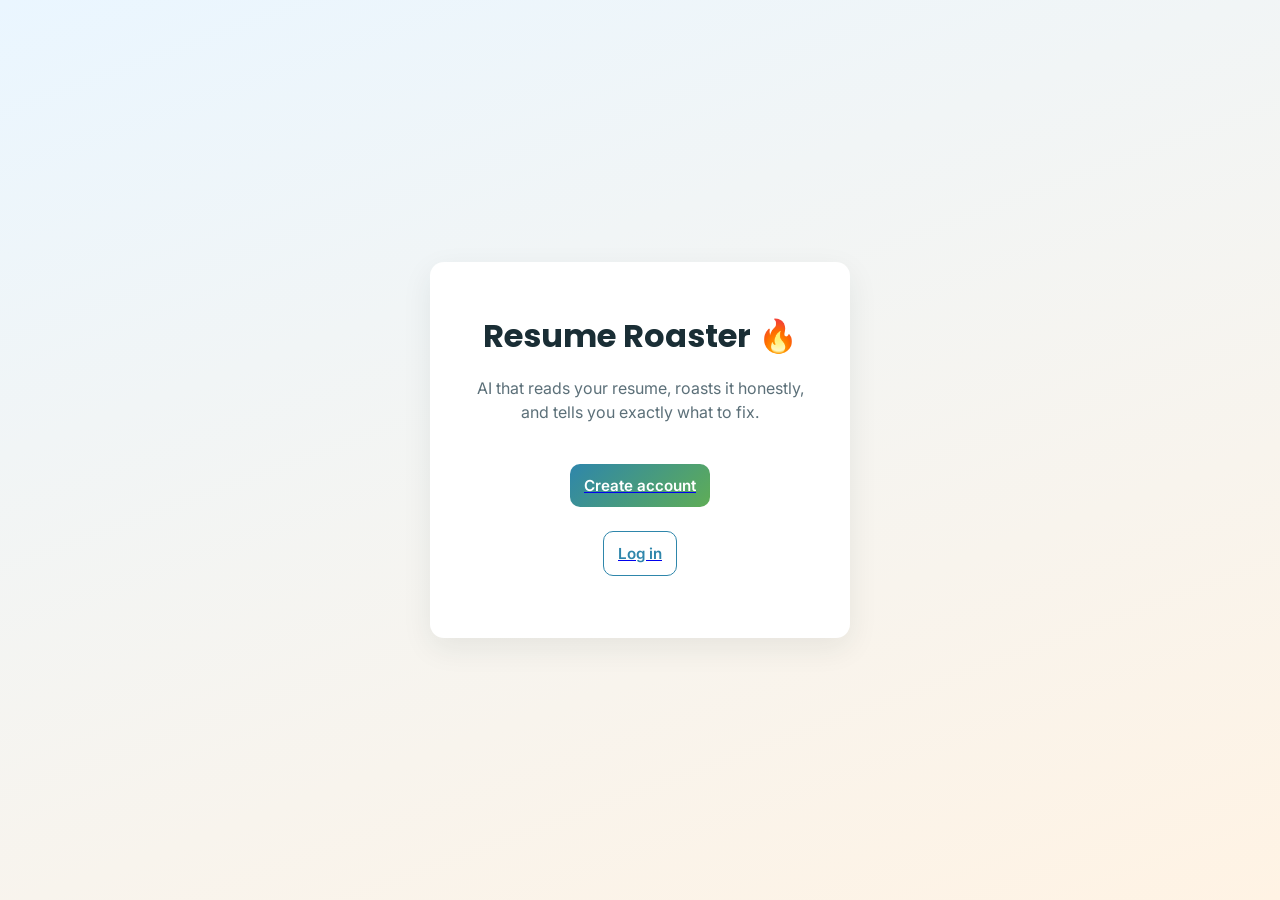
<file: frontend/index.html>
<!DOCTYPE html>
<html>
<head>
    <title>Resume Roaster 🔥</title>
    <meta name="viewport" content="width=device-width, initial-scale=1">
    <link rel="preconnect" href="https://fonts.googleapis.com">
    <link href="https://fonts.googleapis.com/css2?family=Poppins:wght@600;700;800&family=Inter:wght@400;500;600&display=swap" rel="stylesheet">
    <link rel="stylesheet" href="style.css">
</head>

<body class="landing-body">

<div class="landing-card">

    <h1>Resume Roaster <span class="flame">🔥</span></h1>

    <p class="landing-copy">
        AI that reads your resume, roasts it honestly,
        and tells you exactly what to fix.
    </p>

    <div class="landing-actions">
        <a href="signup.html"><button class="primary-btn">Create account</button></a>
        <a href="login.html"><button class="secondary-btn">Log in</button></a>
    </div>

</div>

</body>
</html>
</file>
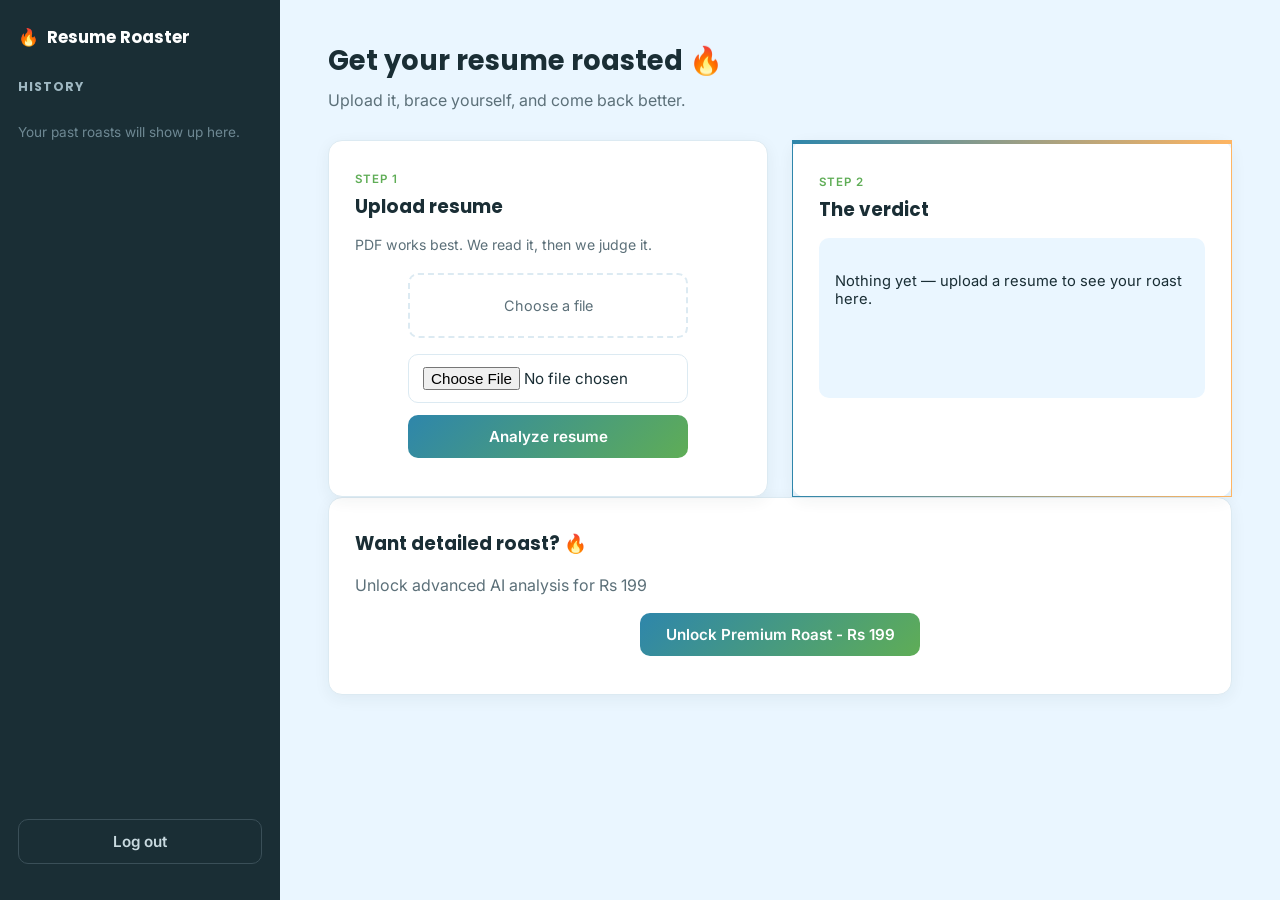
<file: frontend/dashboard.html>
<!DOCTYPE html>
<html>

<head>
    <title>Dashboard · Resume Roaster</title>
    <meta name="viewport" content="width=device-width, initial-scale=1">

    <link rel="preconnect" href="https://fonts.googleapis.com">

    <link href="https://fonts.googleapis.com/css2?family=Poppins:wght@600;700;800&family=Inter:wght@400;500;600&display=swap" rel="stylesheet">

    <link rel="stylesheet" href="style.css">
</head>


<body>


<div class="container">


    <!-- LEFT SIDEBAR -->
    <div class="sidebar">


        <div class="sidebar-brand">

            <span class="flame">🔥</span>

            <span>
                Resume Roaster
            </span>

        </div>



        <h3>History</h3>


        <div id="historyList" class="history-list">

            <p class="history-empty">
                Your past roasts will show up here.
            </p>

        </div>



        <button class="logout-btn" onclick="logout()">

            Log out

        </button>


    </div>




    <!-- MAIN SECTION -->

    <div class="main">


        <header class="main-header">

            <h1>
                Get your resume roasted 🔥
            </h1>


            <p class="subtitle">

                Upload it, brace yourself, and come back better.

            </p>


        </header>




        <div class="dashboard-grid">



            <!-- UPLOAD CARD -->

            <section class="card upload-card">


                <span class="card-eyebrow">
                    Step 1
                </span>



                <h2>
                    Upload resume
                </h2>



                <p class="card-hint">

                    PDF works best. We read it, then we judge it.

                </p>




                <label class="file-drop" for="resumeFile">


                    <span id="fileLabel">

                        Choose a file

                    </span>


                </label>



                <input 
                type="file" 
                id="resumeFile" 
                hidden 
                onchange="updateFileLabel()">





                <button 
                class="primary-btn" 
                onclick="uploadResume()">

                    Analyze resume

                </button>



            </section>







            <!-- RESULT CARD -->

            <section class="card result-card">


                <span class="card-eyebrow">

                    Step 2

                </span>




                <h2>

                    The verdict

                </h2>




                <pre id="result">

Nothing yet — upload a resume to see your roast here.

                </pre>



            </section>



        </div>





        <!-- PAYMENT SECTION -->

        <section class="card payment-card">


            <h2>

                Want detailed roast? 🔥

            </h2>


            <p>

                Unlock advanced AI analysis for Rs 199

            </p>



            <div id="paymentBox">


                <button 
                class="primary-btn"
                onclick="payNow()">

                    Unlock Premium Roast - Rs 199

                </button>


            </div>


        </section>





    </div>


</div>





<script src="app.js"></script>


<script>


function updateFileLabel() {


    const file =
    document.getElementById("resumeFile").files[0];


    document.getElementById("fileLabel").textContent =
    file ? file.name : "Choose a file";


}




function logout() {


    localStorage.removeItem("token");

    window.location.href =
    "login.html";


}




</script>


</body>


</html>
</file>
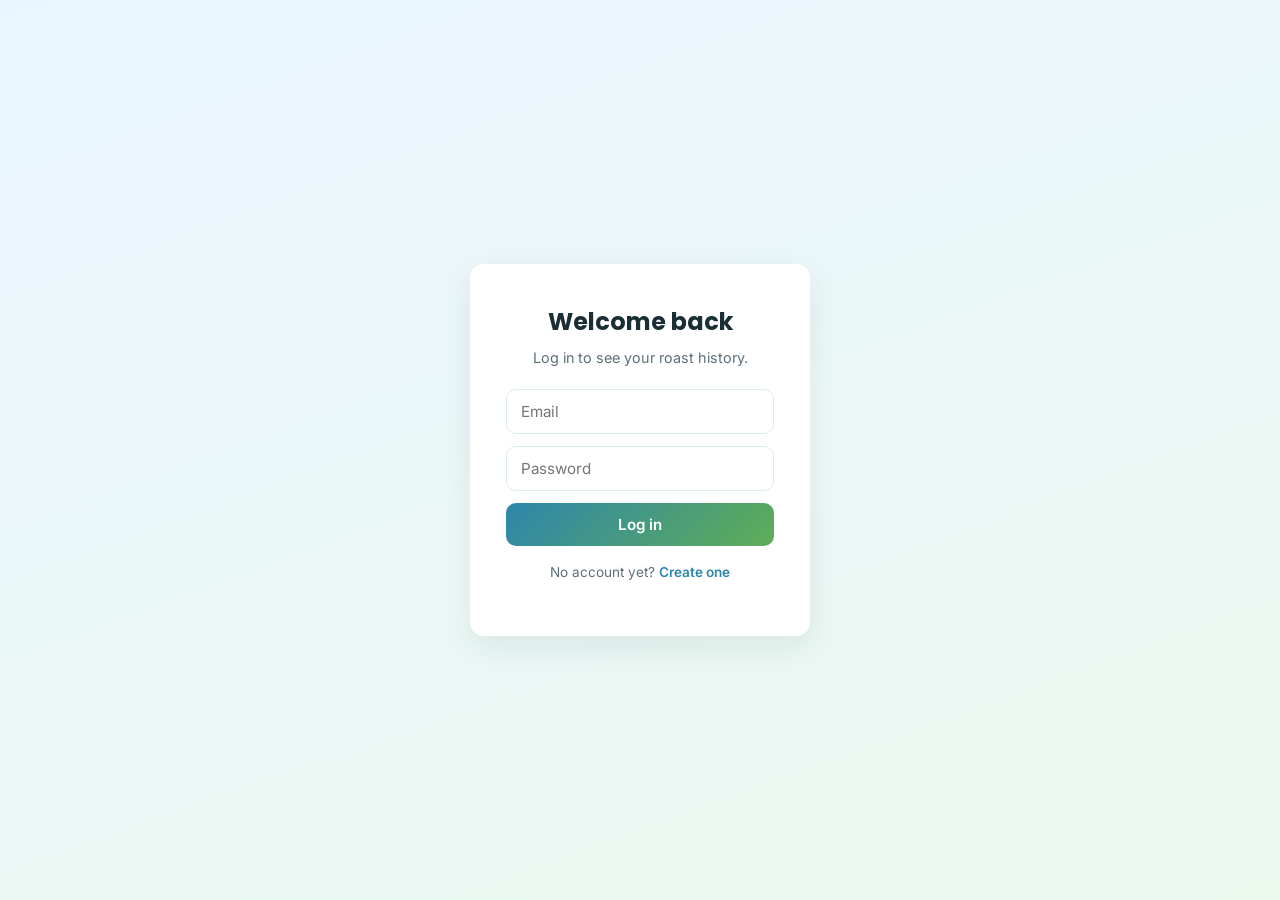
<file: frontend/login.html>
<!DOCTYPE html>
<html>

<head>
    <title>Login · Resume Roaster</title>
    <meta name="viewport" content="width=device-width, initial-scale=1">
    <link rel="preconnect" href="https://fonts.googleapis.com">
    <link href="https://fonts.googleapis.com/css2?family=Poppins:wght@600;700;800&family=Inter:wght@400;500;600&display=swap" rel="stylesheet">
    <link rel="stylesheet" href="style.css">
</head>


<body class="auth-body">

<div class="auth-card">

    <h2>Welcome back</h2>
    <p class="auth-hint">Log in to see your roast history.</p>

    <input
        id="loginEmail"
        placeholder="Email">

    <input
        id="loginPassword"
        type="password"
        placeholder="Password">

    <button class="primary-btn" onclick="login()">
        Log in
    </button>

    <p class="auth-switch">No account yet? <a href="signup.html">Create one</a></p>

</div>

<script src="app.js"></script>

</body>

</html>
</file>
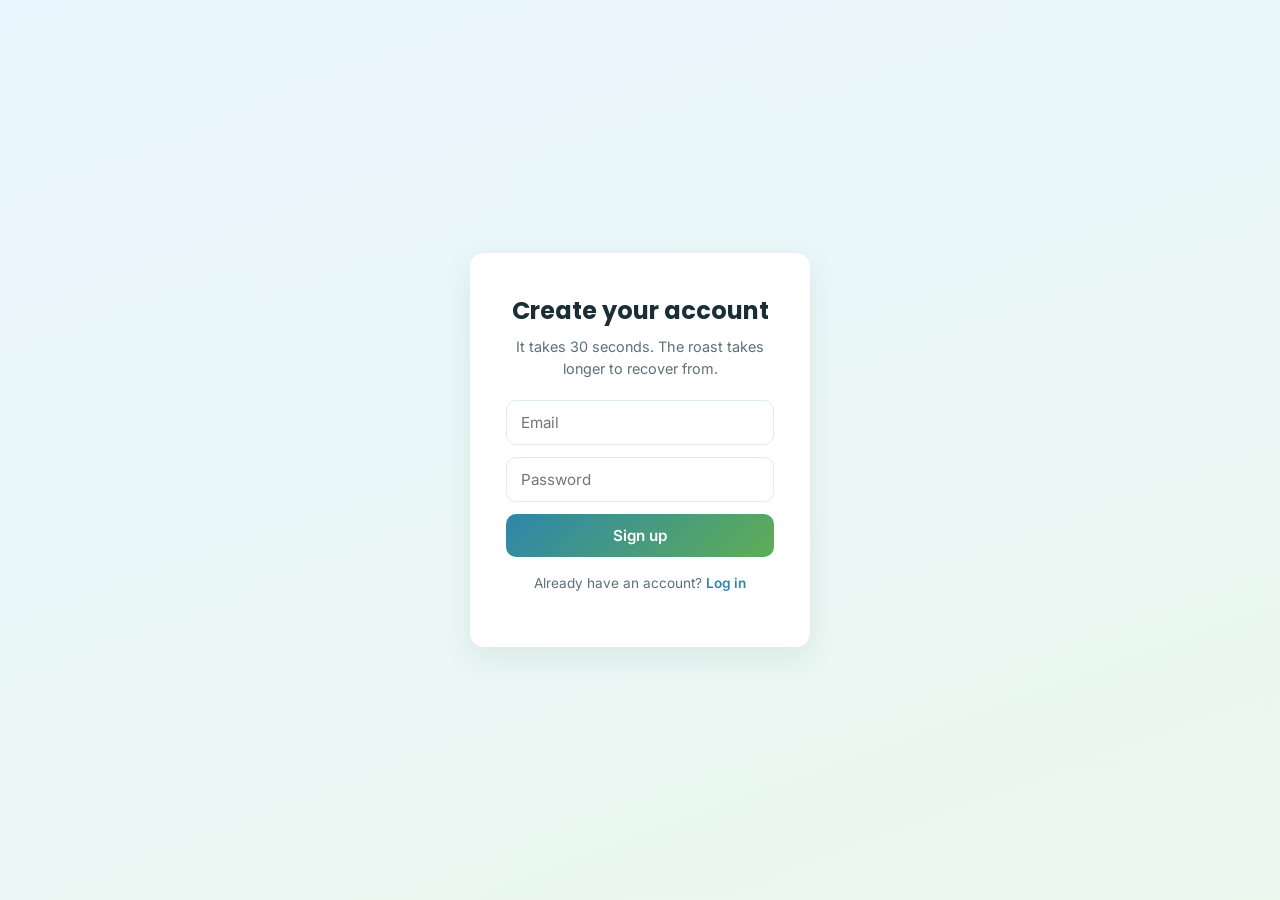
<file: frontend/signup.html>
<!DOCTYPE html>
<html>

<head>
    <title>Signup · Resume Roaster</title>
    <meta name="viewport" content="width=device-width, initial-scale=1">
    <link rel="preconnect" href="https://fonts.googleapis.com">
    <link href="https://fonts.googleapis.com/css2?family=Poppins:wght@600;700;800&family=Inter:wght@400;500;600&display=swap" rel="stylesheet">
    <link rel="stylesheet" href="style.css">
</head>


<body class="auth-body">

<div class="auth-card">

    <h2>Create your account</h2>
    <p class="auth-hint">It takes 30 seconds. The roast takes longer to recover from.</p>

    <input
        id="signupEmail"
        placeholder="Email">

    <input
        id="signupPassword"
        type="password"
        placeholder="Password">

    <button class="primary-btn" onclick="signup()">
        Sign up
    </button>

    <p class="auth-switch">Already have an account? <a href="login.html">Log in</a></p>

</div>

<script src="app.js"></script>

</body>

</html>
</file>
<file: frontend/style.css>
/* ===== Tokens ===== */
:root {
    --sky: #2E86AB;
    --sky-light: #EAF6FF;
    --green: #5FAD56;
    --orange: #FFB562;
    --ink: #1A2E35;
    --ink-soft: #5C7079;
    --card: #FFFFFF;
    --border: #DCEAF2;
    --radius: 14px;
}

* {
    box-sizing: border-box;
}

body {
    font-family: 'Inter', Arial, sans-serif;
    color: var(--ink);
    margin: 0;
    background: var(--sky-light);
}

h1, h2, h3 {
    font-family: 'Poppins', Arial, sans-serif;
    margin: 0;
}

p {
    color: var(--ink-soft);
    line-height: 1.5;
}

input, button {
    display: block;
    margin: 12px auto;
    padding: 12px 14px;
    width: 100%;
    max-width: 280px;
    font-family: 'Inter', Arial, sans-serif;
    font-size: 0.95rem;
    border-radius: 10px;
    border: 1.5px solid var(--border);
}

input:focus {
    outline: none;
    border-color: var(--sky);
    box-shadow: 0 0 0 3px rgba(46, 134, 171, 0.15);
}

button {
    cursor: pointer;
    border: none;
    font-weight: 600;
}

.primary-btn {
    background: linear-gradient(135deg, var(--sky), var(--green));
    color: white;
    transition: transform 0.15s ease, box-shadow 0.15s ease;
}

.primary-btn:hover {
    transform: translateY(-1px);
    box-shadow: 0 6px 16px rgba(46, 134, 171, 0.3);
}

.secondary-btn {
    background: white;
    color: var(--sky);
    border: 1.5px solid var(--sky);
}

.secondary-btn:hover {
    background: var(--sky-light);
}

/* ===== Landing page ===== */
.landing-body {
    display: flex;
    align-items: center;
    justify-content: center;
    min-height: 100vh;
    background: linear-gradient(160deg, var(--sky-light) 0%, #FFF3E4 100%);
}

.landing-card {
    background: var(--card);
    border-radius: var(--radius);
    padding: 50px 40px;
    text-align: center;
    max-width: 420px;
    box-shadow: 0 10px 30px rgba(26, 46, 53, 0.08);
}

.landing-card h1 {
    font-size: 2rem;
    color: var(--ink);
}

.landing-copy {
    margin: 16px 0 28px;
}

.landing-actions {
    display: flex;
    flex-direction: column;
    align-items: center;
}

.flame {
    display: inline-block;
}

/* ===== Auth pages ===== */
.auth-body {
    display: flex;
    align-items: center;
    justify-content: center;
    min-height: 100vh;
    background: linear-gradient(160deg, var(--sky-light) 0%, #EAF8EE 100%);
}

.auth-card {
    background: var(--card);
    border-radius: var(--radius);
    padding: 40px 36px;
    text-align: center;
    width: 100%;
    max-width: 340px;
    box-shadow: 0 10px 30px rgba(26, 46, 53, 0.08);
}

.auth-hint {
    font-size: 0.9rem;
    margin: 8px 0 20px;
}

.auth-switch {
    font-size: 0.85rem;
    margin-top: 16px;
}

.auth-switch a {
    color: var(--sky);
    font-weight: 600;
    text-decoration: none;
}

/* ===== Dashboard layout ===== */
.container {
    display: flex;
    min-height: 100vh;
}

.sidebar {
    width: 280px;
    flex-shrink: 0;
    background: var(--ink);
    color: white;
    padding: 24px 18px;
    display: flex;
    flex-direction: column;
}

.sidebar-brand {
    display: flex;
    align-items: center;
    gap: 8px;
    font-family: 'Poppins', Arial, sans-serif;
    font-weight: 700;
    font-size: 1.05rem;
    margin-bottom: 28px;
}

.sidebar h3 {
    font-size: 0.78rem;
    letter-spacing: 0.08em;
    text-transform: uppercase;
    color: #9FB8C2;
    margin-bottom: 12px;
}

.history-list {
    flex: 1;
    overflow-y: auto;
}

.history-empty {
    color: #6E8893;
    font-size: 0.85rem;
}

.history-item {
    background: rgba(255, 255, 255, 0.06);
    border-left: 3px solid var(--orange);
    padding: 10px 12px;
    margin: 8px 0;
    border-radius: 8px;
    cursor: pointer;
    font-size: 0.88rem;
    color: #E8F1F5;
    transition: background 0.15s ease;
}

.history-item:hover {
    background: rgba(255, 255, 255, 0.14);
}

.logout-btn {
    background: transparent;
    border: 1.5px solid #3A4F58;
    color: #C9DAE0;
    margin-top: 16px;
}

.logout-btn:hover {
    border-color: var(--orange);
    color: var(--orange);
}

.main {
    flex: 1;
    padding: 40px 48px;
    overflow-y: auto;
}

.main-header h1 {
    font-size: 1.7rem;
}

.subtitle {
    margin-top: 6px;
}

.dashboard-grid {
    display: grid;
    grid-template-columns: 1fr 1fr;
    gap: 24px;
    margin-top: 28px;
}

.card {
    background: var(--card);
    border-radius: var(--radius);
    padding: 26px;
    box-shadow: 0 4px 16px rgba(26, 46, 53, 0.06);
    border: 1px solid var(--border);
}

.card-eyebrow {
    font-size: 0.72rem;
    font-weight: 600;
    letter-spacing: 0.08em;
    text-transform: uppercase;
    color: var(--green);
}

.card h2 {
    font-size: 1.15rem;
    margin: 6px 0 4px;
}

.card-hint {
    font-size: 0.88rem;
    margin-bottom: 18px;
}

.file-drop {
    display: flex;
    align-items: center;
    justify-content: center;
    border: 2px dashed var(--border);
    border-radius: 10px;
    padding: 22px;
    margin: 0 auto 16px;
    max-width: 280px;
    color: var(--ink-soft);
    font-size: 0.9rem;
    cursor: pointer;
    transition: border-color 0.15s ease, background 0.15s ease;
}

.file-drop:hover {
    border-color: var(--sky);
    background: var(--sky-light);
}

.result-card {
    border-top: 4px solid transparent;
    border-image: linear-gradient(90deg, var(--sky), var(--orange));
    border-image-slice: 1;
}

#result {
    background: var(--sky-light);
    border-radius: 10px;
    padding: 16px;
    font-family: 'Inter', Arial, sans-serif;
    font-size: 0.92rem;
    white-space: pre-wrap;
    color: var(--ink);
    min-height: 160px;
}

/* ===== Responsive ===== */
@media (max-width: 860px) {
    .container {
        flex-direction: column;
    }
    .sidebar {
        width: 100%;
    }
    .dashboard-grid {
        grid-template-columns: 1fr;
    }
}
</file>
